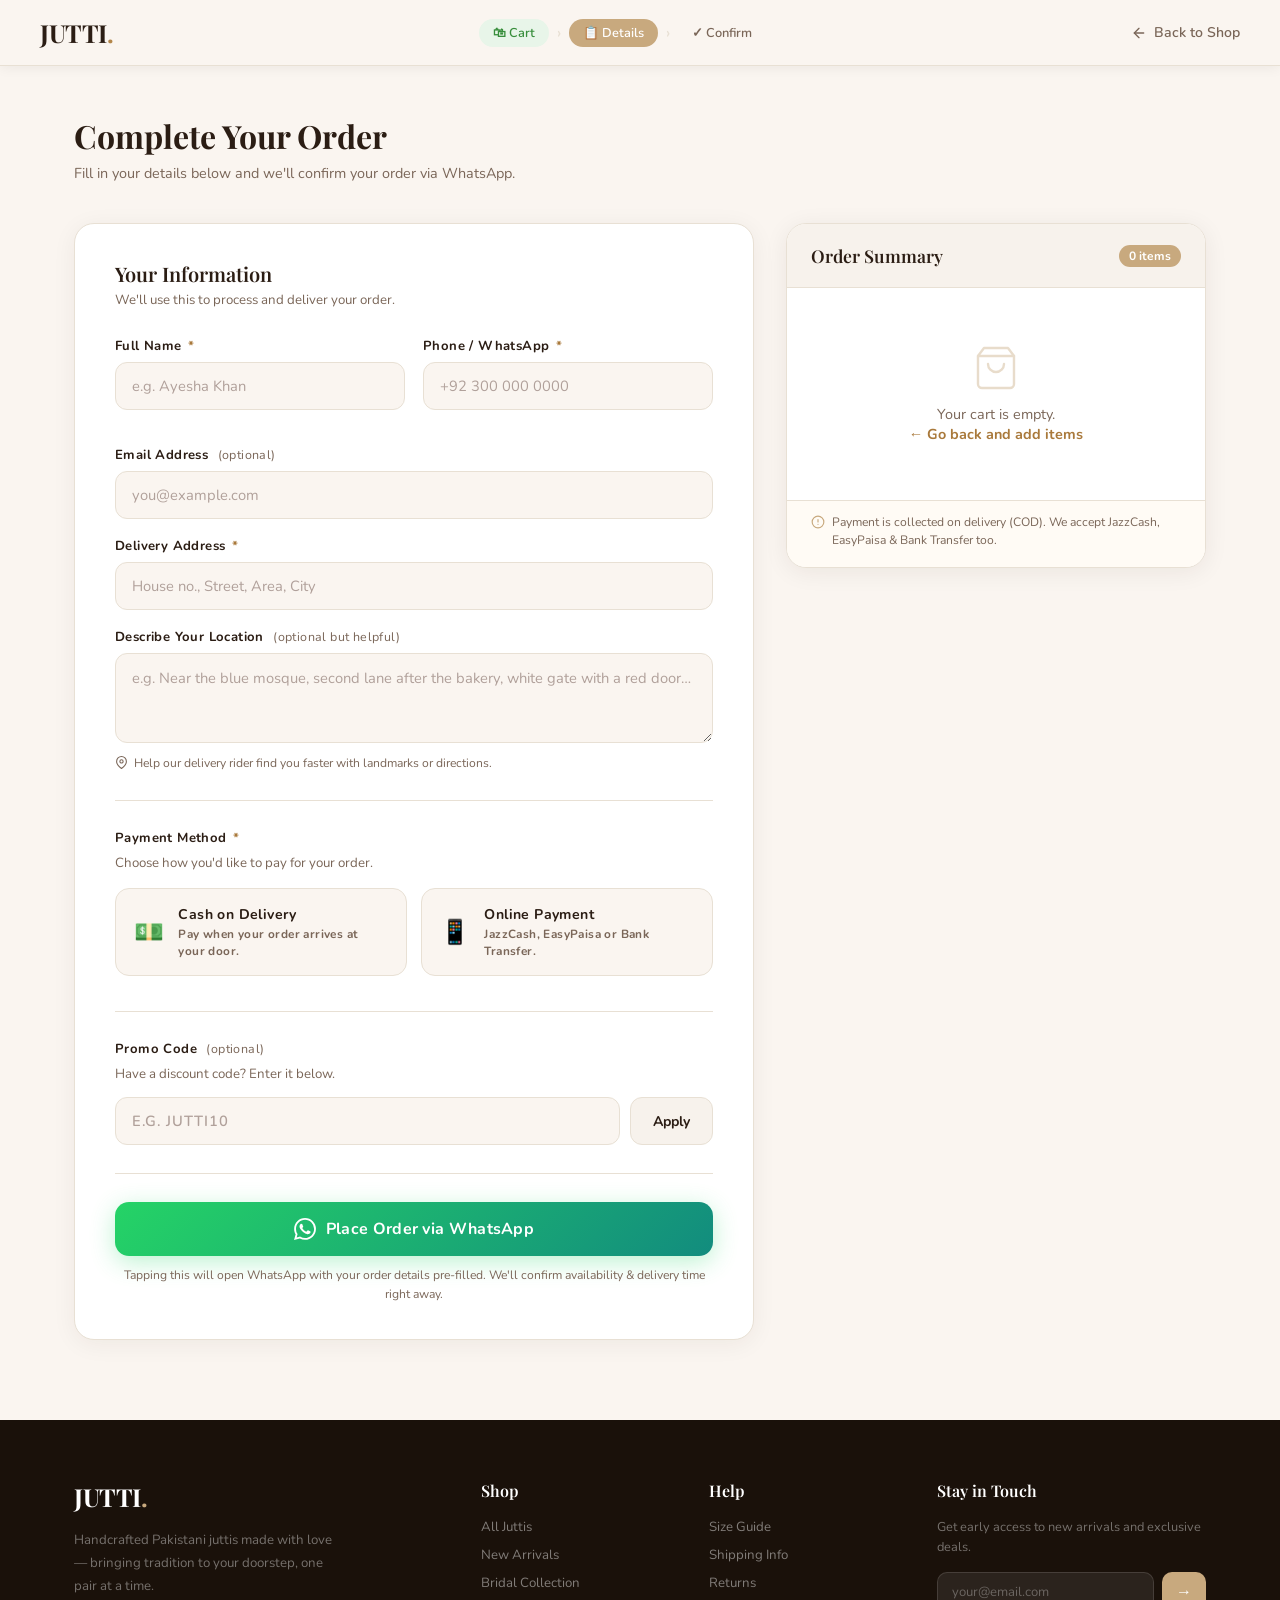
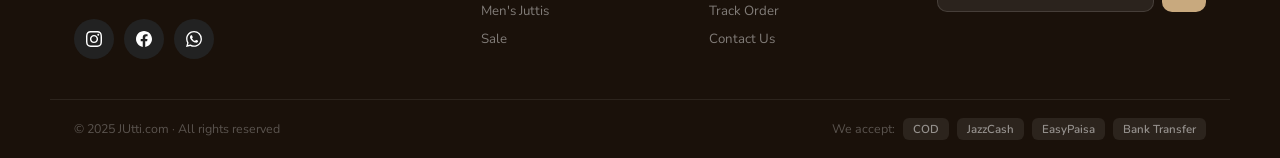
<file: checkout.html>
<!DOCTYPE html>
<html lang="en">
<head>
  <meta charset="UTF-8">
  <meta name="viewport" content="width=device-width, initial-scale=1.0">
  <title>Checkout – JUtti.com</title>
  <link href="css/checkout.css" rel="stylesheet">
  <link href="https://fonts.googleapis.com/css2?family=Playfair+Display:ital,wght@0,400;0,500;0,700;1,400&family=Nunito:wght@300;400;500;600;700&display=swap" rel="stylesheet"> 
<style>
/* ══ ORDER SUCCESS OVERLAY ══ */
.order-success-overlay {
  display: none;
  position: fixed;
  inset: 0;
  z-index: 9999;
  background: rgba(20, 10, 5, 0.55);
  backdrop-filter: blur(4px);
  -webkit-backdrop-filter: blur(4px);
  align-items: center;
  justify-content: center;
  padding: 20px;
  animation: overlayFadeIn 0.3s ease both;
}
.order-success-overlay.show {
  display: flex;
}
@keyframes overlayFadeIn {
  from { opacity: 0; }
  to   { opacity: 1; }
}

.order-success-card {
  background: #fff;
  border-radius: 20px;
  padding: 44px 36px 36px;
  max-width: 480px;
  width: 100%;
  text-align: center;
  box-shadow: 0 24px 60px rgba(0,0,0,0.18);
  animation: cardSlideUp 0.4s cubic-bezier(0.34,1.56,0.64,1) both;
  position: relative;
}
@keyframes cardSlideUp {
  from { opacity: 0; transform: translateY(40px) scale(0.95); }
  to   { opacity: 1; transform: translateY(0) scale(1); }
}

/* ── Tick SVG ── */
.success-tick-wrap {
  width: 88px;
  height: 88px;
  margin: 0 auto 24px;
  background: #e8f5e9;
  border-radius: 50%;
  display: flex;
  align-items: center;
  justify-content: center;
}
.success-tick-svg {
  width: 60px;
  height: 60px;
  overflow: visible;
}

/* Circle draw animation */
.tick-circle {
  stroke-dasharray: 226;
  stroke-dashoffset: 226;
  animation: drawCircle 0.55s ease 0.15s forwards;
}
@keyframes drawCircle {
  to { stroke-dashoffset: 0; }
}

/* Check draw animation */
.tick-check {
  stroke-dasharray: 60;
  stroke-dashoffset: 60;
  fill: none;
  animation: drawCheck 0.4s ease 0.65s forwards;
}
@keyframes drawCheck {
  to { stroke-dashoffset: 0; }
}

/* ── Text ── */
.success-heading {
  font-family: 'Playfair Display', serif;
  font-size: 1.45rem;
  font-weight: 700;
  color: #1b5e20;
  margin: 0 0 14px;
  line-height: 1.3;
}
.success-body {
  font-size: 0.88rem;
  color: #555;
  line-height: 1.75;
  margin: 0 0 10px;
}
.success-body strong { color: #2e7d32; }

/* ── Buttons ── */
.success-actions {
  display: flex;
  flex-direction: column;
  gap: 12px;
  margin-top: 28px;
}
.wa-send-btn {
  display: flex;
  align-items: center;
  justify-content: center;
  gap: 10px;
  background: #25d366;
  color: #fff;
  border: none;
  border-radius: 12px;
  padding: 15px 24px;
  font-size: 0.95rem;
  font-weight: 700;
  cursor: pointer;
  letter-spacing: 0.3px;
  transition: background 0.2s, transform 0.15s, box-shadow 0.2s;
  box-shadow: 0 4px 18px rgba(37, 211, 102, 0.35);
  -webkit-tap-highlight-color: transparent;
}
.wa-send-btn:hover { background: #1ebe5d; transform: translateY(-1px); box-shadow: 0 6px 22px rgba(37,211,102,0.45); }
.wa-send-btn:active { transform: translateY(0); }
.success-back-btn {
  background: none;
  border: 1.5px solid #ddd;
  border-radius: 12px;
  padding: 13px 24px;
  font-size: 0.88rem;
  color: #777;
  cursor: pointer;
  transition: border-color 0.2s, color 0.2s;
  -webkit-tap-highlight-color: transparent;
}
.success-back-btn:hover { border-color: #aaa; color: #333; }

@media (max-width: 480px) {
  .order-success-card { padding: 36px 22px 28px; }
  .success-heading { font-size: 1.25rem; }
}
</style>
</head>
<body>

<!-- ══ NAVBAR ══ -->
<header class="navbar">
  <a class="logo-text" href="index.html">JUTTI<span>.</span></a>
  <div class="nav-steps">
    <span class="step done">🛍 Cart</span>
    <span class="step-sep">›</span>
    <span class="step active">📋 Details</span>
    <span class="step-sep">›</span>
    <span class="step todo">✓ Confirm</span>
  </div>
  <a class="nav-back" href="index.html">
    <svg fill="none" stroke="currentColor" stroke-width="2" viewBox="0 0 24 24" stroke-linecap="round" stroke-linejoin="round">
      <line x1="19" y1="12" x2="5" y2="12"/><polyline points="12 19 5 12 12 5"/>
    </svg>
    Back to Shop
  </a>
</header>

<!-- ══ PAGE ══ -->
<div class="page-wrap">
  <p class="page-title">Complete Your Order</p>
  <p class="page-sub">Fill in your details below and we'll confirm your order via WhatsApp.</p>

  <div class="checkout-grid">

    <!-- ══ LEFT: ORDER FORM ══ -->
    <div class="form-panel">
      <p class="panel-title">Your Information</p>
      <p class="panel-sub">We'll use this to process and deliver your order.</p>

      <!-- Name + Phone -->
      <div class="form-row">
        <div class="form-field">
          <label>Full Name <span class="required">*</span></label>
          <input type="text" id="f-name" placeholder="e.g. Ayesha Khan" autocomplete="name">
          <p class="err-msg" id="err-name">Please enter your name.</p>
        </div>
        <div class="form-field">
          <label>Phone / WhatsApp <span class="required">*</span></label>
          <input type="tel" id="f-phone" placeholder="+92 300 000 0000" autocomplete="tel">
          <p class="err-msg" id="err-phone">Please enter a valid phone number.</p>
        </div>
      </div>

      <!-- Email -->
      <div class="form-field">
        <label>Email Address <span class="optional">(optional)</span></label>
        <input type="email" id="f-email" placeholder="you@example.com" autocomplete="email">
        <p class="err-msg" id="err-email">Please enter a valid email.</p>
      </div>

      <!-- Address -->
      <div class="form-field">
        <label>Delivery Address <span class="required">*</span></label>
        <input type="text" id="f-address" placeholder="House no., Street, Area, City" autocomplete="street-address">
        <p class="err-msg" id="err-address">Please enter your delivery address.</p>
      </div>

      <!-- Location Description -->
      <div class="form-field">
        <label>Describe Your Location <span class="optional">(optional but helpful)</span></label>
        <textarea id="f-location" placeholder="e.g. Near the blue mosque, second lane after the bakery, white gate with a red door…"></textarea>
        <p class="field-hint">
          <svg fill="none" stroke="currentColor" stroke-width="2" viewBox="0 0 24 24" stroke-linecap="round" stroke-linejoin="round">
            <path d="M21 10c0 7-9 13-9 13S3 17 3 10a9 9 0 0 1 18 0z"/><circle cx="12" cy="10" r="3"/>
          </svg>
          Help our delivery rider find you faster with landmarks or directions.
        </p>
      </div>

      <div class="divider"></div>

      <!-- PAYMENT METHOD -->
      <div class="form-section-title">Payment Method <span class="required">*</span></div>
      <p class="panel-sub" style="margin-bottom:16px;">Choose how you'd like to pay for your order.</p>
      <div class="payment-options">
        <label class="payment-card" id="pay-card-cod">
          <input type="radio" name="payment" value="cod" id="pay-cod">
          <div class="payment-card-inner">
            <span class="pay-icon">💵</span>
            <div class="pay-details">
              <p class="pay-title">Cash on Delivery</p>
              <p class="pay-desc">Pay when your order arrives at your door.</p>
            </div>
            <span class="pay-check">✓</span>
          </div>
        </label>
        <label class="payment-card" id="pay-card-online">
          <input type="radio" name="payment" value="online" id="pay-online">
          <div class="payment-card-inner">
            <span class="pay-icon">📱</span>
            <div class="pay-details">
              <p class="pay-title">Online Payment</p>
              <p class="pay-desc">JazzCash, EasyPaisa or Bank Transfer.</p>
            </div>
            <span class="pay-check">✓</span>
          </div>
        </label>
      </div>
      <p class="err-msg" id="err-payment">Please select a payment method.</p>

      <div class="divider"></div>

      <!-- PROMO CODE -->
      <div class="form-section-title">Promo Code <span class="optional">(optional)</span></div>
      <p class="panel-sub" style="margin-bottom:14px;">Have a discount code? Enter it below.</p>
      <div class="promo-row">
        <input type="text" id="f-promo" placeholder="e.g. JUTTI10" autocomplete="off" style="text-transform:uppercase;">
        <button type="button" class="promo-apply-btn" onclick="applyPromo()">Apply</button>
      </div>
      <p class="promo-msg" id="promo-msg"></p>

      <div class="divider"></div>

      <!-- SUBMIT → WhatsApp -->
      <button class="submit-btn" onclick="submitOrder()">
        <svg viewBox="0 0 24 24" fill="currentColor">
          <path d="M17.472 14.382c-.297-.149-1.758-.867-2.03-.967-.273-.099-.471-.148-.67.15-.197.297-.767.966-.94 1.164-.173.199-.347.223-.644.075-.297-.15-1.255-.463-2.39-1.475-.883-.788-1.48-1.761-1.653-2.059-.173-.297-.018-.458.13-.606.134-.133.298-.347.446-.52.149-.174.198-.298.298-.497.099-.198.05-.371-.025-.52-.075-.149-.669-1.612-.916-2.207-.242-.579-.487-.5-.669-.51-.173-.008-.371-.01-.57-.01-.198 0-.52.074-.792.372-.272.297-1.04 1.016-1.04 2.479 0 1.462 1.065 2.875 1.213 3.074.149.198 2.096 3.2 5.077 4.487.709.306 1.262.489 1.694.625.712.227 1.36.195 1.871.118.571-.085 1.758-.719 2.006-1.413.248-.694.248-1.289.173-1.413-.074-.124-.272-.198-.57-.347m-5.421 7.403h-.004a9.87 9.87 0 0 1-5.031-1.378l-.361-.214-3.741.982.998-3.648-.235-.374a9.86 9.86 0 0 1-1.51-5.26c.001-5.45 4.436-9.884 9.888-9.884 2.64 0 5.122 1.03 6.988 2.898a9.825 9.825 0 0 1 2.893 6.994c-.003 5.45-4.437 9.884-9.885 9.884m8.413-18.297A11.815 11.815 0 0 0 12.05 0C5.495 0 .16 5.335.157 11.892c0 2.096.547 4.142 1.588 5.945L.057 24l6.305-1.654a11.882 11.882 0 0 0 5.683 1.448h.005c6.554 0 11.89-5.335 11.893-11.893a11.821 11.821 0 0 0-3.48-8.413z"/>
        </svg>
        Place Order via WhatsApp
      </button>
      <p class="submit-note">
        Tapping this will open WhatsApp with your order details pre-filled.
        We'll confirm availability &amp; delivery time right away.
      </p>
    </div>

    <!-- ══ RIGHT: CART SUMMARY ══ -->
    <div class="cart-panel">
      <div class="cart-panel-head">
        <h3>Order Summary</h3>
        <span class="cart-count-badge" id="cart-count-badge">0 items</span>
      </div>

      <div class="cart-items-list" id="cart-items-list">
        <!-- filled by JS -->
      </div>

      <div class="cart-summary" id="cart-summary" style="display:none">
        <div class="summary-row">
          <span>Subtotal</span>
          <span id="summary-subtotal">Rs. 0</span>
        </div>
        <div class="summary-row" id="summary-discount-row" style="display:none;color:#388e3c;">
          <span id="summary-discount-label">Promo</span>
          <span id="summary-discount-val" style="font-weight:700">- Rs. 0</span>
        </div>
        <div class="summary-row" id="summary-delivery-row">
          <span>Delivery</span>
          <span id="summary-delivery-val" style="font-weight:600">Rs. 150</span>
        </div>
        <div class="summary-row total">
          <span>Total</span>
          <span id="summary-total">Rs. 0</span>
        </div>
      </div>

      <div class="cart-note">
        <svg fill="none" stroke="currentColor" stroke-width="2" viewBox="0 0 24 24" stroke-linecap="round" stroke-linejoin="round">
          <circle cx="12" cy="12" r="10"/><line x1="12" y1="8" x2="12" y2="12"/><line x1="12" y1="16" x2="12.01" y2="16"/>
        </svg>
        Payment is collected on delivery (COD). We accept JazzCash, EasyPaisa &amp; Bank Transfer too.
      </div>
    </div>

  </div><!-- /checkout-grid -->
</div><!-- /page-wrap -->

<div id="toast"></div>

<!-- ══ ORDER SUCCESS POPUP ══ -->
<div id="order-success-overlay" class="order-success-overlay" role="dialog" aria-modal="true" aria-labelledby="success-title">
  <div class="order-success-card">

    <!-- Tick animation -->
    <div class="success-tick-wrap">
      <svg class="success-tick-svg" viewBox="0 0 80 80" fill="none" xmlns="http://www.w3.org/2000/svg">
        <circle class="tick-circle" cx="40" cy="40" r="36" stroke="#2e7d32" stroke-width="4"/>
        <polyline class="tick-check" points="22,42 34,54 58,28" stroke="#2e7d32" stroke-width="5" stroke-linecap="round" stroke-linejoin="round"/>
      </svg>
    </div>

    <h2 class="success-heading" id="success-title">Thank You for Your Order!</h2>
    <p class="success-body">
      We truly appreciate your purchase and are grateful for your trust in us.
      Your order has been received successfully, and the next steps will be handled
      through WhatsApp for a smooth and quick process.
    </p>
    <p class="success-body">
      Simply click the <strong>"Confirm Order"</strong> button below to share your order
      details with us. Once we receive your message, we will confirm your order and assist
      you further with delivery and any additional information you may need.
    </p>

    <div class="success-actions">
      <button class="wa-send-btn" id="wa-send-btn">
        <svg width="22" height="22" viewBox="0 0 24 24" fill="currentColor">
          <path d="M17.472 14.382c-.297-.149-1.758-.867-2.03-.967-.273-.099-.471-.148-.67.15-.197.297-.767.966-.94 1.164-.173.199-.347.223-.644.075-.297-.15-1.255-.463-2.39-1.475-.883-.788-1.48-1.761-1.653-2.059-.173-.297-.018-.458.13-.606.134-.133.298-.347.446-.52.149-.174.198-.298.298-.497.099-.198.05-.371-.025-.52-.075-.149-.669-1.612-.916-2.207-.242-.579-.487-.5-.669-.51-.173-.008-.371-.01-.57-.01-.198 0-.52.074-.792.372-.272.297-1.04 1.016-1.04 2.479 0 1.462 1.065 2.875 1.213 3.074.149.198 2.096 3.2 5.077 4.487.709.306 1.262.489 1.694.625.712.227 1.36.195 1.871.118.571-.085 1.758-.719 2.006-1.413.248-.694.248-1.289.173-1.413-.074-.124-.272-.198-.57-.347z"/>
          <path d="M12.004 2C6.477 2 2 6.477 2 12.004c0 1.771.464 3.432 1.277 4.876L2 22l5.29-1.252A9.963 9.963 0 0 0 12.004 22C17.53 22 22 17.523 22 12.004 22 6.477 17.53 2 12.004 2zm0 18.195a8.17 8.17 0 0 1-4.167-1.138l-.299-.178-3.097.733.777-3.016-.196-.31A8.195 8.195 0 1 1 12.004 20.195z"/>
        </svg>
        Comfirm Order via WhatsApp
      </button>
      <button class="success-back-btn" onclick="window.location.href='index.html'">
        Continue Shopping
      </button>
    </div>
  </div>
</div>



<!-- ══ FOOTER ══ -->
<footer>
  <div class="footer-grid">
    <div class="footer-brand">
      <a class="footer-logo" href="index.html">JUTTI<span>.</span></a>
      <p>Handcrafted Pakistani juttis made with love — bringing tradition to your doorstep, one pair at a time.</p>
      <div class="social-row">
        <a class="social-btn insta" href="#" aria-label="Instagram">
          <svg width="16" height="16" fill="currentColor" viewBox="0 0 24 24"><path d="M12 2.163c3.204 0 3.584.012 4.85.07 3.252.148 4.771 1.691 4.919 4.919.058 1.265.069 1.645.069 4.849 0 3.205-.012 3.584-.069 4.849-.149 3.225-1.664 4.771-4.919 4.919-1.266.058-1.644.07-4.85.07-3.204 0-3.584-.012-4.849-.07-3.26-.149-4.771-1.699-4.919-4.92-.058-1.265-.07-1.644-.07-4.849 0-3.204.013-3.583.07-4.849.149-3.227 1.664-4.771 4.919-4.919 1.266-.057 1.645-.069 4.849-.069zm0-2.163c-3.259 0-3.667.014-4.947.072-4.358.2-6.78 2.618-6.98 6.98-.059 1.281-.073 1.689-.073 4.948 0 3.259.014 3.668.072 4.948.2 4.358 2.618 6.78 6.98 6.98 1.281.058 1.689.072 4.948.072 3.259 0 3.668-.014 4.948-.072 4.354-.2 6.782-2.618 6.979-6.98.059-1.28.073-1.689.073-4.948 0-3.259-.014-3.667-.072-4.947-.196-4.354-2.617-6.78-6.979-6.98-1.281-.059-1.69-.073-4.949-.073zm0 5.838c-3.403 0-6.162 2.759-6.162 6.162s2.759 6.163 6.162 6.163 6.162-2.759 6.162-6.163c0-3.403-2.759-6.162-6.162-6.162zm0 10.162c-2.209 0-4-1.79-4-4 0-2.209 1.791-4 4-4s4 1.791 4 4c0 2.21-1.791 4-4 4zm6.406-11.845c-.796 0-1.441.645-1.441 1.44s.645 1.44 1.441 1.44c.795 0 1.439-.645 1.439-1.44s-.644-1.44-1.439-1.44z"/></svg>
        </a>
        <a class="social-btn fb" href="#" aria-label="Facebook">
          <svg width="16" height="16" fill="currentColor" viewBox="0 0 24 24"><path d="M24 12.073c0-6.627-5.373-12-12-12s-12 5.373-12 12c0 5.99 4.388 10.954 10.125 11.854v-8.385H7.078v-3.47h3.047V9.43c0-3.007 1.792-4.669 4.533-4.669 1.312 0 2.686.235 2.686.235v2.953H15.83c-1.491 0-1.956.925-1.956 1.874v2.25h3.328l-.532 3.47h-2.796v8.385C19.612 23.027 24 18.062 24 12.073z"/></svg>
        </a>
        <a class="social-btn wa" href="#" aria-label="WhatsApp">
          <svg width="16" height="16" fill="currentColor" viewBox="0 0 24 24"><path d="M17.472 14.382c-.297-.149-1.758-.867-2.03-.967-.273-.099-.471-.148-.67.15-.197.297-.767.966-.94 1.164-.173.199-.347.223-.644.075-.297-.15-1.255-.463-2.39-1.475-.883-.788-1.48-1.761-1.653-2.059-.173-.297-.018-.458.13-.606.134-.133.298-.347.446-.52.149-.174.198-.298.298-.497.099-.198.05-.371-.025-.52-.075-.149-.669-1.612-.916-2.207-.242-.579-.487-.5-.669-.51-.173-.008-.371-.01-.57-.01-.198 0-.52.074-.792.372-.272.297-1.04 1.016-1.04 2.479 0 1.462 1.065 2.875 1.213 3.074.149.198 2.096 3.2 5.077 4.487.709.306 1.262.489 1.694.625.712.227 1.36.195 1.871.118.571-.085 1.758-.719 2.006-1.413.248-.694.248-1.289.173-1.413-.074-.124-.272-.198-.57-.347m-5.421 7.403h-.004a9.87 9.87 0 0 1-5.031-1.378l-.361-.214-3.741.982.998-3.648-.235-.374a9.86 9.86 0 0 1-1.51-5.26c.001-5.45 4.436-9.884 9.888-9.884 2.64 0 5.122 1.03 6.988 2.898a9.825 9.825 0 0 1 2.893 6.994c-.003 5.45-4.437 9.884-9.885 9.884m8.413-18.297A11.815 11.815 0 0 0 12.05 0C5.495 0 .16 5.335.157 11.892c0 2.096.547 4.142 1.588 5.945L.057 24l6.305-1.654a11.882 11.882 0 0 0 5.683 1.448h.005c6.554 0 11.89-5.335 11.893-11.893a11.821 11.821 0 0 0-3.48-8.413z"/></svg>
        </a>
      </div>
    </div>
    <div class="footer-col">
      <h4>Shop</h4>
      <ul class="footer-links">
        <li><a href="index.html">All Juttis</a></li>
        <li><a href="#">New Arrivals</a></li>
        <li><a href="#">Bridal Collection</a></li>
        <li><a href="#">Men's Juttis</a></li>
        <li><a href="#">Sale</a></li>
      </ul>
    </div>
    <div class="footer-col">
      <h4>Help</h4>
      <ul class="footer-links">
        <li><a href="#">Size Guide</a></li>
        <li><a href="#">Shipping Info</a></li>
        <li><a href="#">Returns</a></li>
        <li><a href="#">Track Order</a></li>
        <li><a href="#">Contact Us</a></li>
      </ul>
    </div>
    <div class="footer-col">
      <h4>Stay in Touch</h4>
      <p style="font-size:0.8rem;color:rgba(255,255,255,0.4);margin-bottom:14px;line-height:1.6;">Get early access to new arrivals and exclusive deals.</p>
      <div class="newsletter-form">
        <input type="email" placeholder="your@email.com">
        <button>→</button>
      </div>
    </div>
  </div>
  <div class="footer-bottom">
    <span>© 2025 JUtti.com · All rights reserved</span>
    <div class="footer-payments">
      <span>We accept:</span>
      <span class="pay-badge">COD</span>
      <span class="pay-badge">JazzCash</span>
      <span class="pay-badge">EasyPaisa</span>
      <span class="pay-badge">Bank Transfer</span>
    </div>
  </div>
</footer>


<script>
/* ════════════════════════════════════
   CHECKOUT PAGE — script
════════════════════════════════════ */

// ── YOUR WHATSAPP NUMBER ─────────────────────────────────────────
const WHATSAPP_NUMBER = "9779861093668";

// ── DELIVERY CHARGE ──────────────────────────────────────────────
const DELIVERY_CHARGE = 150;

// ── PROMO CODES ──────────────────────────────────────────────────
// type: "percent"  → discount % off subtotal
// type: "delivery" → makes delivery FREE
// Each code can only be used ONCE (tracked in localStorage)
const PROMO_CODES = {
  "JUTTI10":    { type: "percent",  value: 10,  label: "10% off"       },
  "SAVE15":     { type: "percent",  value: 15,  label: "15% off"       },
  "WELCOME20":  { type: "percent",  value: 20,  label: "20% off"       },
  "FREESHIP":   { type: "delivery", value: 0,   label: "Free Delivery" },
};
// ────────────────────────────────────────────────────────────────

let cart = [];
let appliedPromo = null; // { code, type, value, label }

try { cart = JSON.parse(localStorage.getItem('jutti_cart') || '[]'); }
catch(e) { cart = []; }

/* ── Get set of already-used promo codes from localStorage ── */
function getUsedCodes() {
  try { return new Set(JSON.parse(localStorage.getItem('jutti_used_promos') || '[]')); }
  catch(e) { return new Set(); }
}
function markCodeUsed(code) {
  const used = getUsedCodes();
  used.add(code);
  localStorage.setItem('jutti_used_promos', JSON.stringify([...used]));
}

/* ── Calculate totals ── */
function calcTotals() {
  const subtotal = cart.reduce((s, i) => s + i.numPrice * i.qty, 0);
  let discountAmt  = 0;
  let delivery     = DELIVERY_CHARGE;

  if (appliedPromo) {
    if (appliedPromo.type === 'percent') {
      discountAmt = Math.round(subtotal * appliedPromo.value / 100);
    } else if (appliedPromo.type === 'delivery') {
      delivery = 0;
    }
  }

  const total = subtotal - discountAmt + delivery;
  return { subtotal, discountAmt, delivery, total };
}

/* ── Update the summary panel numbers ── */
function updateSummaryTotals() {
  const { subtotal, discountAmt, delivery, total } = calcTotals();

  document.getElementById('summary-subtotal').textContent = `Rs. ${subtotal.toLocaleString()}`;
  document.getElementById('summary-total').textContent    = `Rs. ${total.toLocaleString()}`;

  // Delivery row
  const deliveryEl = document.getElementById('summary-delivery-val');
  if (delivery === 0) {
    deliveryEl.textContent = 'FREE';
    deliveryEl.style.color = '#388e3c';
  } else {
    deliveryEl.textContent = `Rs. ${delivery.toLocaleString()}`;
    deliveryEl.style.color = '';
  }

  // Discount row
  const discountRow = document.getElementById('summary-discount-row');
  if (appliedPromo && discountAmt > 0) {
    document.getElementById('summary-discount-label').textContent = `Promo (${appliedPromo.code})`;
    document.getElementById('summary-discount-val').textContent   = `- Rs. ${discountAmt.toLocaleString()}`;
    discountRow.style.display = 'flex';
  } else if (appliedPromo && appliedPromo.type === 'delivery') {
    document.getElementById('summary-discount-label').textContent = `Promo (${appliedPromo.code})`;
    document.getElementById('summary-discount-val').textContent   = 'Free Delivery';
    discountRow.style.display = 'flex';
  } else {
    discountRow.style.display = 'none';
  }
}

/* ── Render cart items list ── */
function renderCartPanel() {
  const listEl    = document.getElementById('cart-items-list');
  const summaryEl = document.getElementById('cart-summary');
  const badgeEl   = document.getElementById('cart-count-badge');
  const totalQty  = cart.reduce((s, i) => s + i.qty, 0);

  badgeEl.textContent = `${totalQty} item${totalQty !== 1 ? 's' : ''}`;

  if (cart.length === 0) {
    listEl.innerHTML = `
      <div class="cart-empty-msg">
        <svg width="48" height="48" fill="none" stroke="#c8a97e" stroke-width="1.2" viewBox="0 0 24 24" stroke-linecap="round" stroke-linejoin="round">
          <path d="M6 2 3 6v14a2 2 0 0 0 2 2h14a2 2 0 0 0 2-2V6l-3-4z"/>
          <line x1="3" y1="6" x2="21" y2="6"/>
          <path d="M16 10a4 4 0 0 1-8 0"/>
        </svg>
        Your cart is empty.<br>
        <a href="index.html" style="color:#a9793b;font-weight:700;text-decoration:none;">← Go back and add items</a>
      </div>`;
    summaryEl.style.display = 'none';
    return;
  }

  listEl.innerHTML = cart.map(item => `
    <div class="cart-item">
      <div class="ci-icon">👟</div>
      <div class="ci-details">
        <p class="ci-name">${item.name}</p>
        <p class="ci-meta">Size ${item.size} &nbsp;·&nbsp; ${item.price}</p>
      </div>
      <span class="ci-qty">× ${item.qty}</span>
      <div class="ci-price">Rs. ${(item.numPrice * item.qty).toLocaleString()}</div>
    </div>
  `).join('');

  summaryEl.style.display = 'block';
  updateSummaryTotals();
}

/* ── Apply promo code ── */
function applyPromo() {
  const inputEl = document.getElementById('f-promo');
  const msgEl   = document.getElementById('promo-msg');
  const code    = inputEl.value.trim().toUpperCase();

  if (!code) {
    msgEl.textContent = 'Please enter a promo code.';
    msgEl.className = 'promo-msg show fail';
    return;
  }

  const promo = PROMO_CODES[code];

  if (!promo) {
    appliedPromo = null;
    msgEl.textContent = '❌ Invalid promo code. Please try again.';
    msgEl.className = 'promo-msg show fail';
    inputEl.classList.add('error');
    return;
  }

  // One-time use check
  if (getUsedCodes().has(code)) {
    appliedPromo = null;
    msgEl.textContent = '⚠️ This code has already been used.';
    msgEl.className = 'promo-msg show fail';
    inputEl.classList.add('error');
    return;
  }

  // Valid and unused — apply it
  appliedPromo = { code, ...promo };
  inputEl.disabled = true;
  inputEl.style.color = '#388e3c';
  inputEl.style.fontWeight = '700';
  const applyBtn = document.querySelector('.promo-apply-btn');
  applyBtn.textContent = '✓ Applied';
  applyBtn.disabled = true;
  applyBtn.style.background = '#e8f5e9';
  applyBtn.style.color = '#388e3c';
  applyBtn.style.borderColor = '#a5d6a7';

  msgEl.textContent = `🎉 "${code}" applied — ${promo.label}!`;
  msgEl.className = 'promo-msg show success';

  updateSummaryTotals();
}

/* ── Validate form ── */
function validateForm() {
  let valid = true;

  const fields = [
    { id: 'f-name',    err: 'err-name',    check: v => v.trim().length >= 2 },
    { id: 'f-phone',   err: 'err-phone',   check: v => /^[+\d\s\-()]{7,}$/.test(v.trim()) },
    { id: 'f-address', err: 'err-address', check: v => v.trim().length >= 5 },
  ];

  const emailVal = document.getElementById('f-email').value.trim();
  if (emailVal && !/^[^\s@]+@[^\s@]+\.[^\s@]+$/.test(emailVal)) {
    document.getElementById('f-email').classList.add('error');
    document.getElementById('err-email').classList.add('show');
    valid = false;
  } else {
    document.getElementById('f-email').classList.remove('error');
    document.getElementById('err-email').classList.remove('show');
  }

  fields.forEach(({ id, err, check }) => {
    const el  = document.getElementById(id);
    const msg = document.getElementById(err);
    if (!check(el.value)) {
      el.classList.add('error');
      msg.classList.add('show');
      valid = false;
    } else {
      el.classList.remove('error');
      msg.classList.remove('show');
    }
  });

  const paymentSelected = document.querySelector('input[name="payment"]:checked');
  const paymentErr      = document.getElementById('err-payment');
  const paymentOptions  = document.querySelector('.payment-options');
  if (!paymentSelected) {
    paymentErr.classList.add('show');
    paymentOptions.classList.add('error-highlight');
    valid = false;
  } else {
    paymentErr.classList.remove('show');
    paymentOptions.classList.remove('error-highlight');
  }

  return valid;
}

/* ── Build WhatsApp message ── */
function buildWhatsAppMessage() {
  const name     = document.getElementById('f-name').value.trim();
  const phone    = document.getElementById('f-phone').value.trim();
  const email    = document.getElementById('f-email').value.trim();
  const address  = document.getElementById('f-address').value.trim();
  const location = document.getElementById('f-location').value.trim();
  const payment  = document.querySelector('input[name="payment"]:checked').value;
  const payLabel = payment === 'cod' ? 'Cash on Delivery (COD)' : 'Online Payment (JazzCash / EasyPaisa / Bank)';

  const totalQty = cart.reduce((s, i) => s + i.qty, 0);
  const { subtotal, discountAmt, delivery, total } = calcTotals();

  const itemLines = cart.map(item =>
    `  • ${item.name} | Size ${item.size} | ${item.price} × ${item.qty} = Rs. ${(item.numPrice * item.qty).toLocaleString()}`
  ).join('\n');

  let msg = `🛍 *New Order – JUtti.com*\n`;
  msg += `━━━━━━━━━━━━━━━━━━━━━━\n\n`;
  msg += `👤 *Customer Details*\n`;
  msg += `Name    : ${name}\n`;
  msg += `Phone   : ${phone}\n`;
  if (email) msg += `Email   : ${email}\n`;
  msg += `Address : ${address}\n`;
  if (location) msg += `Location: ${location}\n`;
  msg += `\n`;
  msg += `📦 *Order Items (${totalQty} item${totalQty !== 1 ? 's' : ''})*\n`;
  msg += `${itemLines}\n\n`;
  msg += `💰 Subtotal  : Rs. ${subtotal.toLocaleString()}\n`;
  if (appliedPromo && discountAmt > 0)
    msg += `🏷 Promo (${appliedPromo.code}): - Rs. ${discountAmt.toLocaleString()}\n`;
  if (appliedPromo && appliedPromo.type === 'delivery')
    msg += `🏷 Promo (${appliedPromo.code}): Free Delivery\n`;
  msg += `🚚 Delivery  : ${delivery === 0 ? 'FREE' : 'Rs. ' + delivery.toLocaleString()}\n`;
  msg += `💰 *Total    : Rs. ${total.toLocaleString()}*\n`;
  msg += `💳 Payment   : ${payLabel}\n\n`;
  msg += `_Please confirm availability & delivery time. Thank you!_`;

  return msg;
}

/* ── Submit order ── */
function submitOrder() {
  if (cart.length === 0) {
    showToast('Your cart is empty! Add items first.');
    return;
  }
  if (!validateForm()) {
    showToast('Please fill in the required fields.');
    const firstErr = document.querySelector('input.error, textarea.error');
    if (firstErr) firstErr.scrollIntoView({ behavior: 'smooth', block: 'center' });
    return;
  }

  // Mark promo as used ONLY at order submission
  if (appliedPromo) markCodeUsed(appliedPromo.code);

  const msg     = buildWhatsAppMessage();
  const encoded = encodeURIComponent(msg);
  const waUrl   = `https://wa.me/${WHATSAPP_NUMBER}?text=${encoded}`;

  // Clear cart immediately after order is placed
  cart = [];
  try { localStorage.removeItem('jutti_cart'); } catch(e) {}
  renderCartPanel();

  // Show success popup; wire the WhatsApp button
  const overlay = document.getElementById('order-success-overlay');
  const waBtn   = document.getElementById('wa-send-btn');
  overlay.classList.add('show');
  waBtn.onclick = () => window.open(waUrl, '_blank');
}

/* ── Toast ── */
function showToast(msg) {
  const t = document.getElementById('toast');
  t.textContent = msg;
  t.classList.add('show');
  clearTimeout(t._timer);
  t._timer = setTimeout(() => t.classList.remove('show'), 2800);
}

/* ── Init ── */
document.addEventListener('DOMContentLoaded', () => {
  renderCartPanel();

  ['f-name','f-phone','f-email','f-address','f-location'].forEach(id => {
    const el = document.getElementById(id);
    el.addEventListener('input', () => {
      el.classList.remove('error');
      const errEl = document.getElementById('err-' + id.replace('f-', ''));
      if (errEl) errEl.classList.remove('show');
    });
  });

  document.querySelectorAll('input[name="payment"]').forEach(radio => {
    radio.addEventListener('change', () => {
      document.getElementById('err-payment').classList.remove('show');
      document.querySelector('.payment-options').classList.remove('error-highlight');
    });
  });

  document.getElementById('f-promo').addEventListener('input', function() {
    if (this.disabled) return;
    this.classList.remove('error');
    this.value = this.value.toUpperCase();
    document.getElementById('promo-msg').className = 'promo-msg';
  });

  // Allow pressing Enter in promo field to apply
  document.getElementById('f-promo').addEventListener('keydown', function(e) {
    if (e.key === 'Enter') { e.preventDefault(); applyPromo(); }
  });
});
</script>
</body>
</html>
</file>
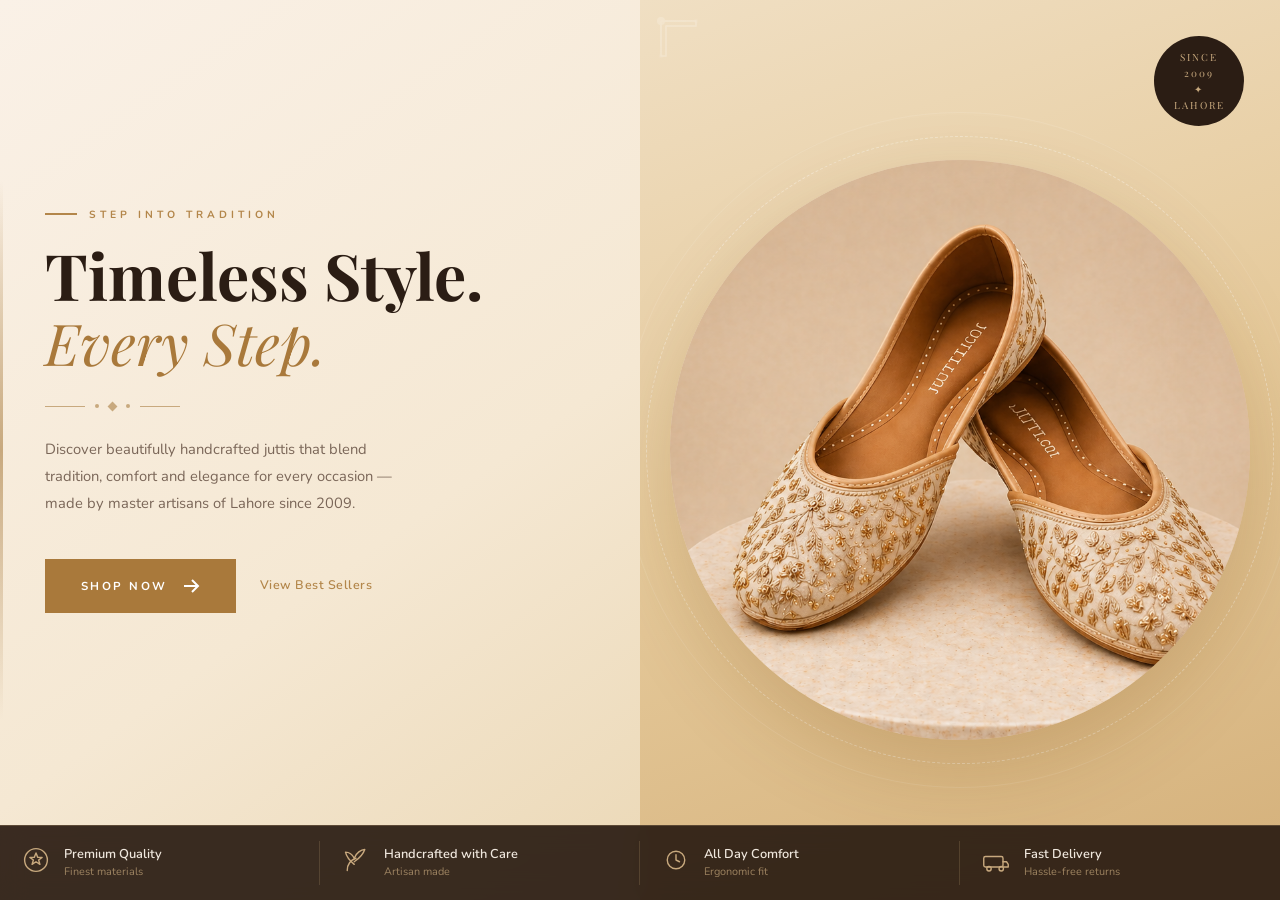
<file: Untitled-1.html>
<!DOCTYPE html>
<html lang="en">
<head>
  <meta charset="UTF-8">
  <meta name="viewport" content="width=device-width, initial-scale=1.0">
  <title>JUtti.com – Hero Section Preview</title>
  <link href="https://fonts.googleapis.com/css2?family=Playfair+Display:ital,wght@0,400;0,500;0,700;1,400;1,700&family=Nunito:wght@300;400;500;600&display=swap" rel="stylesheet">

  <style>
    /* ── ROOT & RESET ── */
    *, *::before, *::after { box-sizing: border-box; margin: 0; padding: 0; }
    :root {
      --gold:      #c8a97e;
      --gold-dark: #a9793b;
      --gold-deep: #cd9932;
      --cream:     #faf5f0;
      --cream-2:   #f7f2ec;
      --cream-3:   #faf1e7;
      --warm:      #fbf3ed;
      --text:      #2b1d14;
      --muted:     #7a6658;
      --border:    #e8e0d4;
      --accent:    #b3864a;
    }
    html { scroll-behavior: smooth; }
    body {
      font-family: 'Nunito', sans-serif;
      background: var(--cream);
      color: var(--text);
      overflow-x: hidden;
    }

    /* ══════════════════════════════════════
       HERO SECTION — Modern-Traditional
    ══════════════════════════════════════ */
    .hero {
      position: relative;
      min-height: 100vh;
      display: grid;
      grid-template-columns: 1fr 1fr;
      overflow: hidden;
      background: #faf1e7;
    }

    /* ── Decorative SVG mandala / pattern overlay ── */
    .hero-pattern {
      position: absolute;
      inset: 0;
      pointer-events: none;
      z-index: 0;
      overflow: hidden;
    }
    .hero-pattern svg {
      position: absolute;
      right: -60px;
      top: 50%;
      transform: translateY(-50%);
      width: min(680px, 56vw);
      height: auto;
      opacity: 0.08;
    }

    /* ── Left half: warm earthy gradient ── */
    .hero-left {
      position: relative;
      z-index: 2;
      display: flex;
      flex-direction: column;
      justify-content: center;
      padding: 80px 56px 160px 7%;
      background: linear-gradient(145deg, #faf1e7 0%, #f5e8d3 60%, #ebd8b6 100%);
    }

    /* Vertical rule accent */
    .hero-left::before {
      content: '';
      position: absolute;
      left: 0; top: 20%; bottom: 20%;
      width: 3px;
      background: linear-gradient(to bottom, transparent, var(--gold), transparent);
      border-radius: 2px;
    }

    /* ── Eyebrow / badge ── */
    .eyebrow-wrap {
      display: flex;
      align-items: center;
      gap: 12px;
      margin-bottom: 20px;
      animation: fadeUp 0.7s ease both;
    }
    .eyebrow-line {
      width: 32px;
      height: 1.5px;
      background: var(--accent);
    }
    .eyebrow {
      font-size: 0.65rem;
      font-weight: 700;
      letter-spacing: 4px;
      text-transform: uppercase;
      color: var(--accent);
    }

    /* ── Headline ── */
    .hero-title {
      font-family: 'Playfair Display', serif;
      font-size: clamp(3rem, 5vw, 5rem);
      line-height: 1.03;
      font-weight: 700;
      color: var(--text);
      margin-bottom: 4px;
      animation: fadeUp 0.8s 0.1s ease both;
    }
    .hero-title-accent {
      font-family: 'Playfair Display', serif;
      font-size: clamp(2.6rem, 4.5vw, 4.5rem);
      line-height: 1.1;
      font-weight: 400;
      font-style: italic;
      color: var(--gold-dark);
      display: block;
      margin-bottom: 28px;
      animation: fadeUp 0.8s 0.18s ease both;
    }

    /* ── Traditional motif divider ── */
    .motif-divider {
      display: flex;
      align-items: center;
      gap: 10px;
      margin-bottom: 26px;
      animation: fadeUp 0.8s 0.25s ease both;
    }
    .motif-line { flex: 0 0 40px; height: 1px; background: var(--gold); }
    .motif-diamond {
      width: 7px; height: 7px;
      background: var(--gold);
      transform: rotate(45deg);
      flex-shrink: 0;
    }
    .motif-dot { width: 4px; height: 4px; background: var(--gold); border-radius: 50%; flex-shrink: 0; }

    /* ── Description ── */
    .hero-desc {
      font-size: 0.92rem;
      line-height: 1.85;
      color: var(--muted);
      max-width: 370px;
      margin-bottom: 42px;
      animation: fadeUp 0.8s 0.3s ease both;
    }

    /* ── CTA Row ── */
    .cta-row {
      display: flex;
      align-items: center;
      gap: 24px;
      flex-wrap: wrap;
      animation: fadeUp 0.8s 0.38s ease both;
    }
    .cta-btn {
      display: inline-flex;
      align-items: center;
      gap: 14px;
      background: var(--gold-dark);
      color: #fff;
      text-decoration: none;
      font-size: 0.72rem;
      font-weight: 700;
      letter-spacing: 2.5px;
      text-transform: uppercase;
      padding: 18px 36px;
      border: none;
      cursor: pointer;
      transition: background 0.25s, gap 0.25s, box-shadow 0.25s;
      position: relative;
      overflow: hidden;
    }
    .cta-btn::before {
      content: '';
      position: absolute;
      inset: 0;
      background: linear-gradient(120deg, transparent 30%, rgba(255,255,255,0.12) 50%, transparent 70%);
      transform: translateX(-100%);
      transition: transform 0.5s;
    }
    .cta-btn:hover::before { transform: translateX(100%); }
    .cta-btn:hover { background: var(--gold-deep); gap: 20px; box-shadow: 0 8px 24px rgba(169,121,59,0.35); }
    .cta-arrow {
      width: 18px; height: 18px;
      stroke: #fff; stroke-width: 2; fill: none;
      transition: transform 0.25s;
    }
    .cta-btn:hover .cta-arrow { transform: translateX(4px); }

    .cta-ghost {
      font-size: 0.78rem;
      font-weight: 600;
      color: var(--accent);
      text-decoration: none;
      letter-spacing: 0.5px;
      border-bottom: 1.5px solid transparent;
      transition: border-color 0.2s;
      padding-bottom: 2px;
    }
    .cta-ghost:hover { border-color: var(--accent); }

    /* ── Right: Visual panel ── */
    .hero-right {
      position: relative;
      z-index: 2;
      display: flex;
      align-items: center;
      justify-content: center;
      background: linear-gradient(160deg, #f0dfc3 0%, #e5c99a 50%, #d4b07a 100%);
      overflow: hidden;
    }

    /* Large decorative circle */
    .hero-circle {
      position: absolute;
      width: clamp(380px, 50vw, 580px);
      height: clamp(380px, 50vw, 580px);
      border-radius: 50%;
      background: radial-gradient(circle at 38% 32%, #f7e8d0, #c9a06a);
      box-shadow:
        inset 0 20px 60px rgba(255,255,255,0.35),
        0 30px 80px rgba(120,70,10,0.2);
      overflow: hidden;
      display: flex;
      align-items: center;
      justify-content: center;
    }

    .hero-shoe-img {
      width: 118%;
      height: 118%;
      object-fit: cover;
      object-position: center 22%;
      transform: translateX(-35px);
      filter: drop-shadow(0 28px 36px rgba(0,0,0,0.22));
    }

    /* Spinning ring decoration */
    .hero-ring {
      position: absolute;
      border-radius: 50%;
      border: 1.5px dashed rgba(255,255,255,0.35);
      animation: slowSpin 28s linear infinite;
    }
    .hero-ring-1 {
      width: calc(clamp(380px, 50vw, 580px) + 48px);
      height: calc(clamp(380px, 50vw, 580px) + 48px);
    }
    .hero-ring-2 {
      width: calc(clamp(380px, 50vw, 580px) + 96px);
      height: calc(clamp(380px, 50vw, 580px) + 96px);
      animation-direction: reverse;
      animation-duration: 42s;
      border-style: solid;
      border-color: rgba(255,255,255,0.1);
    }

    /* Corner traditional corner ornament */
    .corner-ornament {
      position: absolute;
      width: 90px; height: 90px;
      opacity: 0.22;
    }
    .corner-ornament.tl { top: 16px; left: 16px; transform: none; }
    .corner-ornament.br { bottom: 16px; right: 16px; transform: rotate(180deg); }

    /* ── Floating badge ── */
    .hero-badge {
      position: absolute;
      top: 36px;
      right: 36px;
      width: 90px;
      height: 90px;
      display: flex;
      flex-direction: column;
      align-items: center;
      justify-content: center;
      border-radius: 50%;
      background: var(--text);
      color: var(--gold);
      text-align: center;
      animation: slowSpin 20s linear infinite;
      z-index: 5;
    }
    .hero-badge-inner {
      font-family: 'Playfair Display', serif;
      font-size: 0.62rem;
      letter-spacing: 2px;
      text-transform: uppercase;
      line-height: 1.6;
    }

    /* ── Scroll cue ── */
    .scroll-cue {
      position: absolute;
      bottom: 28px;
      left: 50%;
      transform: translateX(-50%);
      display: flex;
      flex-direction: column;
      align-items: center;
      gap: 6px;
      opacity: 0.5;
      z-index: 6;
      animation: fadeUp 1s 0.7s ease both;
    }
    .scroll-cue span {
      font-size: 0.58rem;
      letter-spacing: 3px;
      text-transform: uppercase;
      color: var(--text);
    }
    .scroll-cue svg { animation: scrollBob 1.8s ease-in-out infinite; }

    /* ══════════════════════════════════════
       TRUST BAR — modern 4-panel strip
    ══════════════════════════════════════ */
    .trust-bar {
      position: absolute;
      bottom: 0;
      left: 0;
      right: 0;
      z-index: 10;
      grid-column: 1 / -1;
      display: grid;
      grid-template-columns: repeat(4, 1fr);
      background: rgba(42, 28, 18, 0.92);
      backdrop-filter: blur(12px);
      -webkit-backdrop-filter: blur(12px);
      border-top: 1px solid rgba(200, 169, 126, 0.25);
    }
    .trust-item {
      display: flex;
      align-items: center;
      gap: 14px;
      padding: 20px 22px;
      position: relative;
      transition: background 0.2s;
    }
    .trust-item:hover { background: rgba(200,169,126,0.08); }
    .trust-item:not(:last-child)::after {
      content: '';
      position: absolute;
      right: 0; top: 20%; height: 60%;
      width: 1px;
      background: rgba(200,169,126,0.2);
    }
    .trust-icon { color: var(--gold); flex-shrink: 0; }
    .trust-label {
      font-size: 0.8rem;
      font-weight: 600;
      color: #f0e8de;
      line-height: 1.4;
    }
    .trust-label span {
      display: block;
      font-size: 0.68rem;
      font-weight: 400;
      color: rgba(200, 169, 126, 0.7);
    }

    /* ══════════════════════════════════════
       ANIMATIONS
    ══════════════════════════════════════ */
    @keyframes fadeUp {
      from { opacity: 0; transform: translateY(22px); }
      to   { opacity: 1; transform: none; }
    }
    @keyframes slowSpin {
      from { transform: rotate(0deg); }
      to   { transform: rotate(360deg); }
    }
    @keyframes scrollBob {
      0%, 100% { transform: translateY(0); }
      50%       { transform: translateY(5px); }
    }

    /* ══════════════════════════════════════
       RESPONSIVE
    ══════════════════════════════════════ */

    /* ── Tablet ── */
    @media (max-width: 900px) {
      .hero {
        grid-template-columns: 1fr;
        min-height: 100svh;
      }

      .hero-right {
        display: none; /* hidden on smaller tablets, show image via circle below */
      }

      .hero-left {
        padding: 100px 7% 180px;
        min-height: 100svh;
        background:
          linear-gradient(160deg, #faf1e7 0%, #f0dfc5 55%, #e5cea4 100%);
        justify-content: flex-start;
      }

      /* Show a decorative circle with shoe on left panel itself for tablet */
      .hero-left::after {
        content: '';
        position: absolute;
        right: -120px;
        bottom: 80px;
        width: 340px;
        height: 340px;
        border-radius: 50%;
        background: radial-gradient(circle at 40% 30%, #f5e5cc, #d4b47a);
        z-index: 0;
        opacity: 0.55;
      }

      .hero-left > * { position: relative; z-index: 1; }

      .hero-title { font-size: clamp(2.6rem, 9vw, 3.8rem); }
      .hero-title-accent { font-size: clamp(2.2rem, 8vw, 3.4rem); }

      .trust-bar {
        grid-template-columns: 1fr 1fr;
      }
      .trust-item:nth-child(2)::after { display: none; }
      .trust-item:nth-child(1),
      .trust-item:nth-child(2) {
        border-bottom: 1px solid rgba(200,169,126,0.2);
      }
    }

    /* ── Mobile ── */
    @media (max-width: 600px) {
      .hero-left {
        padding: 80px 6% 200px;
      }

      .hero-left::before { display: none; }

      .eyebrow-wrap { margin-bottom: 16px; }
      .hero-title { font-size: clamp(2.2rem, 11vw, 3rem); }
      .hero-title-accent { font-size: clamp(2rem, 10vw, 2.8rem); margin-bottom: 22px; }
      .hero-desc { font-size: 0.86rem; margin-bottom: 32px; max-width: 100%; }

      .cta-row { flex-direction: column; align-items: flex-start; gap: 16px; }
      .cta-btn { padding: 16px 28px; font-size: 0.68rem; }

      .trust-bar {
        grid-template-columns: 1fr 1fr;
      }

      .trust-item { padding: 14px 12px; gap: 10px; }
      .trust-label { font-size: 0.72rem; }
      .trust-label span { font-size: 0.62rem; }

      .trust-item:nth-child(2)::after { display: none; }
      .trust-item:nth-child(1),
      .trust-item:nth-child(2) {
        border-bottom: 1px solid rgba(200,169,126,0.2);
      }
    }

    /* ── Very small ── */
    @media (max-width: 380px) {
      .hero-left { padding: 70px 5% 190px; }
      .hero-title { font-size: 2rem; }
      .hero-title-accent { font-size: 1.8rem; }
      .trust-bar { grid-template-columns: 1fr; }
      .trust-item::after { display: none !important; }
      .trust-item:nth-child(1),
      .trust-item:nth-child(2) { border-bottom: 1px solid rgba(200,169,126,0.2); }
    }
  </style>
</head>
<body>

<!-- ══════════════════════════════════════
     HERO
══════════════════════════════════════ -->
<section class="hero" id="hero">

  <!-- Background pattern overlay -->
  <div class="hero-pattern" aria-hidden="true">
    <!-- Large mandala-style traditional pattern (SVG inline) -->
    <svg viewBox="0 0 400 400" fill="none" xmlns="http://www.w3.org/2000/svg">
      <!-- Concentric rings -->
      <circle cx="200" cy="200" r="190" stroke="#a9793b" stroke-width="0.8"/>
      <circle cx="200" cy="200" r="170" stroke="#a9793b" stroke-width="0.4"/>
      <circle cx="200" cy="200" r="140" stroke="#a9793b" stroke-width="0.8"/>
      <circle cx="200" cy="200" r="110" stroke="#a9793b" stroke-width="0.4"/>
      <circle cx="200" cy="200" r="80"  stroke="#a9793b" stroke-width="0.8"/>
      <circle cx="200" cy="200" r="50"  stroke="#a9793b" stroke-width="0.4"/>

      <!-- Petal flower - 12 petals -->
      <g transform="translate(200,200)">
        <!-- Petals at each 30° -->
        <ellipse cx="0" cy="-120" rx="12" ry="28" fill="#a9793b" opacity="0.5" transform="rotate(0)"/>
        <ellipse cx="0" cy="-120" rx="12" ry="28" fill="#a9793b" opacity="0.5" transform="rotate(30)"/>
        <ellipse cx="0" cy="-120" rx="12" ry="28" fill="#a9793b" opacity="0.5" transform="rotate(60)"/>
        <ellipse cx="0" cy="-120" rx="12" ry="28" fill="#a9793b" opacity="0.5" transform="rotate(90)"/>
        <ellipse cx="0" cy="-120" rx="12" ry="28" fill="#a9793b" opacity="0.5" transform="rotate(120)"/>
        <ellipse cx="0" cy="-120" rx="12" ry="28" fill="#a9793b" opacity="0.5" transform="rotate(150)"/>
        <ellipse cx="0" cy="-120" rx="12" ry="28" fill="#a9793b" opacity="0.5" transform="rotate(180)"/>
        <ellipse cx="0" cy="-120" rx="12" ry="28" fill="#a9793b" opacity="0.5" transform="rotate(210)"/>
        <ellipse cx="0" cy="-120" rx="12" ry="28" fill="#a9793b" opacity="0.5" transform="rotate(240)"/>
        <ellipse cx="0" cy="-120" rx="12" ry="28" fill="#a9793b" opacity="0.5" transform="rotate(270)"/>
        <ellipse cx="0" cy="-120" rx="12" ry="28" fill="#a9793b" opacity="0.5" transform="rotate(300)"/>
        <ellipse cx="0" cy="-120" rx="12" ry="28" fill="#a9793b" opacity="0.5" transform="rotate(330)"/>
        <!-- Inner petals -->
        <ellipse cx="0" cy="-70" rx="8" ry="18" fill="#a9793b" opacity="0.6" transform="rotate(15)"/>
        <ellipse cx="0" cy="-70" rx="8" ry="18" fill="#a9793b" opacity="0.6" transform="rotate(45)"/>
        <ellipse cx="0" cy="-70" rx="8" ry="18" fill="#a9793b" opacity="0.6" transform="rotate(75)"/>
        <ellipse cx="0" cy="-70" rx="8" ry="18" fill="#a9793b" opacity="0.6" transform="rotate(105)"/>
        <ellipse cx="0" cy="-70" rx="8" ry="18" fill="#a9793b" opacity="0.6" transform="rotate(135)"/>
        <ellipse cx="0" cy="-70" rx="8" ry="18" fill="#a9793b" opacity="0.6" transform="rotate(165)"/>
        <ellipse cx="0" cy="-70" rx="8" ry="18" fill="#a9793b" opacity="0.6" transform="rotate(195)"/>
        <ellipse cx="0" cy="-70" rx="8" ry="18" fill="#a9793b" opacity="0.6" transform="rotate(225)"/>
        <ellipse cx="0" cy="-70" rx="8" ry="18" fill="#a9793b" opacity="0.6" transform="rotate(255)"/>
        <ellipse cx="0" cy="-70" rx="8" ry="18" fill="#a9793b" opacity="0.6" transform="rotate(285)"/>
        <ellipse cx="0" cy="-70" rx="8" ry="18" fill="#a9793b" opacity="0.6" transform="rotate(315)"/>
        <ellipse cx="0" cy="-70" rx="8" ry="18" fill="#a9793b" opacity="0.6" transform="rotate(345)"/>
        <!-- Center -->
        <circle cx="0" cy="0" r="14" fill="#a9793b" opacity="0.6"/>
        <circle cx="0" cy="0" r="7" fill="#a9793b" opacity="0.9"/>
      </g>

      <!-- Diagonal cross lines -->
      <line x1="29" y1="29"   x2="371" y2="371" stroke="#a9793b" stroke-width="0.5" opacity="0.5"/>
      <line x1="371" y1="29"  x2="29"  y2="371" stroke="#a9793b" stroke-width="0.5" opacity="0.5"/>
      <line x1="200" y1="10"  x2="200" y2="390" stroke="#a9793b" stroke-width="0.5" opacity="0.5"/>
      <line x1="10"  y1="200" x2="390" y2="200" stroke="#a9793b" stroke-width="0.5" opacity="0.5"/>

      <!-- Small diamonds at compass points -->
      <polygon points="200,15 208,23 200,31 192,23" fill="#a9793b" opacity="0.7"/>
      <polygon points="200,369 208,377 200,385 192,377" fill="#a9793b" opacity="0.7"/>
      <polygon points="15,200 23,192 31,200 23,208" fill="#a9793b" opacity="0.7"/>
      <polygon points="369,200 377,192 385,200 377,208" fill="#a9793b" opacity="0.7"/>
    </svg>
  </div>

  <!-- LEFT: Content -->
  <div class="hero-left">

    <div class="eyebrow-wrap">
      <span class="eyebrow-line"></span>
      <p class="eyebrow">Step Into Tradition</p>
    </div>

    <h1 class="hero-title">Timeless Style.</h1>
    <span class="hero-title-accent">Every Step.</span>

    <div class="motif-divider">
      <span class="motif-line"></span>
      <span class="motif-dot"></span>
      <span class="motif-diamond"></span>
      <span class="motif-dot"></span>
      <span class="motif-line"></span>
    </div>

    <p class="hero-desc">
      Discover beautifully handcrafted juttis that blend tradition,
      comfort and elegance for every occasion — made by master artisans
      of Lahore since 2009.
    </p>

    <div class="cta-row">
      <a href="collection.html" class="cta-btn">
        Shop Now
        <svg class="cta-arrow" viewBox="0 0 18 18">
          <line x1="2" y1="9" x2="16" y2="9"/>
          <polyline points="10,3 16,9 10,15"/>
        </svg>
      </a>
      <a href="#best-selling" class="cta-ghost">View Best Sellers</a>
    </div>
  </div>

  <!-- RIGHT: Visual -->
  <div class="hero-right">

    <!-- Corner ornaments -->
    <svg class="corner-ornament tl" viewBox="0 0 90 90" fill="none" xmlns="http://www.w3.org/2000/svg">
      <path d="M5 5 L40 5 L40 10 L10 10 L10 40 L5 40 Z" stroke="#fff" stroke-width="1.5"/>
      <path d="M5 5 L5 30" stroke="#fff" stroke-width="1"/>
      <path d="M5 5 L30 5" stroke="#fff" stroke-width="1"/>
      <circle cx="5" cy="5" r="4" fill="#fff" opacity="0.8"/>
      <circle cx="40" cy="5" r="2" fill="#fff" opacity="0.4"/>
      <circle cx="5" cy="40" r="2" fill="#fff" opacity="0.4"/>
    </svg>
    <svg class="corner-ornament br" viewBox="0 0 90 90" fill="none" xmlns="http://www.w3.org/2000/svg">
      <path d="M5 5 L40 5 L40 10 L10 10 L10 40 L5 40 Z" stroke="#fff" stroke-width="1.5"/>
      <path d="M5 5 L5 30" stroke="#fff" stroke-width="1"/>
      <path d="M5 5 L30 5" stroke="#fff" stroke-width="1"/>
      <circle cx="5" cy="5" r="4" fill="#fff" opacity="0.8"/>
    </svg>

    <!-- Spinning decorative rings -->
    <div class="hero-ring hero-ring-1" aria-hidden="true"></div>
    <div class="hero-ring hero-ring-2" aria-hidden="true"></div>

    <!-- Main image circle -->
    <div class="hero-circle">
      <img
        src="image/shoe.png"
        alt="Handcrafted embroidered Jutti"
        class="hero-shoe-img"
        onerror="this.style.display='none'"
      />
    </div>

    <!-- Rotating badge -->
    <div class="hero-badge" aria-hidden="true">
      <div class="hero-badge-inner">Since<br>2009<br>✦<br>Lahore</div>
    </div>
  </div>

  <!-- TRUST BAR — dark, spanning full width at bottom -->
  <div class="trust-bar">
    <div class="trust-item">
      <span class="trust-icon">
        <svg width="28" height="28" fill="none" stroke="currentColor" stroke-width="1.6" viewBox="0 0 32 32" stroke-linecap="round" stroke-linejoin="round">
          <circle cx="16" cy="16" r="13"/><path d="M16 8l2 5h5l-4 3 1.5 5L16 18l-4.5 3 1.5-5-4-3h5z"/>
        </svg>
      </span>
      <div class="trust-label">Premium Quality<span>Finest materials</span></div>
    </div>
    <div class="trust-item">
      <span class="trust-icon">
        <svg width="28" height="28" fill="none" stroke="currentColor" stroke-width="1.6" viewBox="0 0 32 32" stroke-linecap="round" stroke-linejoin="round">
          <path d="M6 28c0-7 4-12 10-14"/>
          <path d="M14 14c2-6 8-10 12-10-2 6-6 10-12 14"/>
          <path d="M14 14c-2-4-6-7-10-7 1 5 4 9 10 14"/>
        </svg>
      </span>
      <div class="trust-label">Handcrafted with Care<span>Artisan made</span></div>
    </div>
    <div class="trust-item">
      <span class="trust-icon">
        <svg width="28" height="28" fill="none" stroke="currentColor" stroke-width="1.6" viewBox="0 0 32 32" stroke-linecap="round" stroke-linejoin="round">
          <path d="M16 6c-5.5 0-10 4.5-10 10s4.5 10 10 10 10-4.5 10-10S21.5 6 16 6z"/>
          <path d="M16 10v6l4 2"/>
        </svg>
      </span>
      <div class="trust-label">All Day Comfort<span>Ergonomic fit</span></div>
    </div>
    <div class="trust-item">
      <span class="trust-icon">
        <svg width="28" height="28" fill="none" stroke="currentColor" stroke-width="1.6" viewBox="0 0 32 32" stroke-linecap="round" stroke-linejoin="round">
          <rect x="2" y="12" width="22" height="12" rx="2"/>
          <path d="M24 18h4l2 3v3h-6"/>
          <circle cx="8" cy="26" r="2.5"/><circle cx="22" cy="26" r="2.5"/>
        </svg>
      </span>
      <div class="trust-label">Fast Delivery<span>Hassle-free returns</span></div>
    </div>
  </div>

</section>

</body>
</html>
</file>
<file: css/checkout.css>
*, *::before, *::after { box-sizing: border-box; margin: 0; padding: 0; }
    :root {
      --gold:      #c8a97e;
      --gold-dark: #a9793b;
      --gold-deep: #cd9932;
      --cream:     #faf5f0;
      --cream-2:   #f7f2ec;
      --warm:      #fbf3ed;
      --text:      #2b1d14;
      --muted:     #7a6658;
      --border:    #e8e0d4;
      --accent:    #b3864a;
    }
    html { scroll-behavior: smooth; }
    body {
      font-family: 'Nunito', sans-serif;
      background: var(--cream);
      color: var(--text);
      min-height: 100vh;
    }

    /* ── NAVBAR ── */
    .navbar {
      position: sticky; top: 0; z-index: 200;
      display: flex; justify-content: space-between; align-items: center;
      padding: 16px 40px;
      background: var(--cream);
      border-bottom: 1px solid var(--border);
      box-shadow: 0 2px 12px rgba(0,0,0,0.06);
    }
    .logo-text {
      font-family: 'Playfair Display', serif;
      font-size: 1.55rem; font-weight: 700;
      color: var(--text); text-decoration: none;
      letter-spacing: -0.5px;
    }
    .logo-text span { color: var(--accent); }
    .nav-back {
      display: flex; align-items: center; gap: 7px;
      text-decoration: none; color: var(--muted);
      font-size: 0.88rem; font-weight: 600;
      transition: color 0.2s;
    }
    .nav-back:hover { color: var(--gold-dark); }
    .nav-back svg { width: 16px; height: 16px; }
    .nav-steps {
      display: flex; align-items: center; gap: 8px;
      font-size: 0.8rem; font-weight: 600;
    }
    .step { padding: 5px 14px; border-radius: 20px; }
    .step.done  { background: #e8f5e9; color: #388e3c; }
    .step.active { background: var(--gold); color: #fff; }
    .step.todo  { color: var(--muted); }
    .step-sep { color: var(--border); font-size: 1rem; }

    /* ── PAGE LAYOUT ── */
    .page-wrap {
      max-width: 1180px; margin: 0 auto;
      padding: 48px 24px 20px;
    }
    .page-title {
      font-family: 'Playfair Display', serif;
      font-size: 2rem; font-weight: 700;
      margin-bottom: 6px;
    }
    .page-sub {
      color: var(--muted); font-size: 0.9rem;
      margin-bottom: 40px;
    }
    .checkout-grid {
      display: grid;
      grid-template-columns: 1fr 420px;
      gap: 32px;
      align-items: start;
    }

    /* ── FORM PANEL ── */
    .form-panel {
      background: #fff;
      border: 1px solid var(--border);
      border-radius: 20px;
      padding: 36px 40px;
      box-shadow: 0 4px 24px rgba(43,29,20,0.06);
    }
    .panel-title {
      font-family: 'Playfair Display', serif;
      font-size: 1.25rem; font-weight: 600;
      margin-bottom: 4px;
    }
    .panel-sub { color: var(--muted); font-size: 0.83rem; margin-bottom: 28px; }

    .form-row {
      display: grid; grid-template-columns: 1fr 1fr; gap: 18px;
      margin-bottom: 18px;
    }
    .form-field { margin-bottom: 18px; }
    .form-field:last-child { margin-bottom: 0; }

    label {
      display: block;
      font-size: 0.82rem; font-weight: 700;
      color: var(--text); letter-spacing: 0.4px;
      margin-bottom: 7px;
    }
    label .optional {
      font-weight: 400; color: var(--muted);
      font-size: 0.78rem; margin-left: 5px;
    }
    label .required { color: var(--gold-dark); margin-left: 2px; }

    input, textarea {
      width: 100%; padding: 13px 16px;
      border: 1.5px solid var(--border);
      border-radius: 12px;
      font-family: 'Nunito', sans-serif;
      font-size: 0.92rem; color: var(--text);
      background: var(--cream);
      outline: none;
      transition: border-color 0.2s, box-shadow 0.2s;
    }
    input::placeholder, textarea::placeholder { color: #b0a09a; }
    input:focus, textarea:focus {
      border-color: var(--gold);
      box-shadow: 0 0 0 4px rgba(200,169,126,0.18);
      background: #fff;
    }
    input.error, textarea.error {
      border-color: #e57373;
      box-shadow: 0 0 0 3px rgba(229,115,115,0.15);
    }
    textarea {
      resize: vertical; min-height: 90px; line-height: 1.6;
    }

    /* Location hint */
    .field-hint {
      font-size: 0.76rem; color: var(--muted);
      margin-top: 5px; line-height: 1.5;
    }
    .field-hint svg { width: 13px; height: 13px; vertical-align: -2px; margin-right: 3px; }

    .divider {
      height: 1px; background: var(--border);
      margin: 28px 0;
    }

    /* ── SUBMIT BUTTON ── */
    .submit-btn {
      width: 100%;
      background: linear-gradient(135deg, #25d366, #128c7e);
      color: #fff; border: none;
      padding: 16px 24px;
      border-radius: 14px;
      font-family: 'Nunito', sans-serif;
      font-size: 1rem; font-weight: 700;
      cursor: pointer;
      display: flex; align-items: center; justify-content: center; gap: 10px;
      transition: transform 0.15s, box-shadow 0.2s;
      box-shadow: 0 6px 24px rgba(37,211,102,0.3);
      letter-spacing: 0.3px;
      margin-top: 6px;
    }
    .submit-btn:hover {
      transform: translateY(-2px);
      box-shadow: 0 10px 30px rgba(37,211,102,0.38);
    }
    .submit-btn:active { transform: translateY(0); }
    .submit-btn svg { width: 22px; height: 22px; flex-shrink: 0; }

    .submit-note {
      text-align: center;
      font-size: 0.76rem; color: var(--muted);
      margin-top: 10px; line-height: 1.5;
    }

    /* ── CART PANEL ── */
    .cart-panel {
      position: sticky; top: 90px;
      background: #fff;
      border: 1px solid var(--border);
      border-radius: 20px;
      overflow: hidden;
      box-shadow: 0 4px 24px rgba(43,29,20,0.07);
    }
    .cart-panel-head {
      background: var(--cream-2, #f7f2ec);
      border-bottom: 1px solid var(--border);
      padding: 20px 24px;
      display: flex; justify-content: space-between; align-items: center;
    }
    .cart-panel-head h3 {
      font-family: 'Playfair Display', serif;
      font-size: 1.1rem; font-weight: 600;
    }
    .cart-count-badge {
      background: var(--gold);
      color: #fff; font-size: 12px; font-weight: 700;
      padding: 3px 10px; border-radius: 20px;
    }

    .cart-items-list {
      padding: 16px 24px;
      max-height: 360px; overflow-y: auto;
    }
    .cart-items-list::-webkit-scrollbar { width: 4px; }
    .cart-items-list::-webkit-scrollbar-track { background: var(--cream); }
    .cart-items-list::-webkit-scrollbar-thumb { background: var(--gold); border-radius: 4px; }

    .cart-item {
      display: flex; align-items: center; gap: 14px;
      padding: 13px 0;
      border-bottom: 1px solid var(--border);
    }
    .cart-item:last-child { border-bottom: none; }
    .ci-icon {
      width: 48px; height: 48px; flex-shrink: 0;
      background: var(--cream);
      border-radius: 12px;
      display: flex; align-items: center; justify-content: center;
      border: 1px solid var(--border);
      font-size: 22px;
    }
    .ci-details { flex: 1; min-width: 0; }
    .ci-name {
      font-weight: 700; font-size: 0.88rem;
      white-space: nowrap; overflow: hidden; text-overflow: ellipsis;
    }
    .ci-meta { font-size: 0.78rem; color: var(--muted); margin-top: 2px; }
    .ci-qty {
      font-size: 0.78rem; color: var(--muted);
      background: var(--cream); border-radius: 6px;
      padding: 3px 8px; font-weight: 600;
      border: 1px solid var(--border);
      white-space: nowrap;
    }
    .ci-price {
      font-size: 0.9rem; font-weight: 700;
      color: var(--gold-dark); white-space: nowrap;
      text-align: right; flex-shrink: 0;
    }

    .cart-empty-msg {
      text-align: center; padding: 40px 20px;
      color: var(--muted); font-size: 0.9rem;
    }
    .cart-empty-msg svg { display: block; margin: 0 auto 12px; opacity: 0.4; }

    .cart-summary {
      border-top: 1px solid var(--border);
      padding: 16px 24px;
    }
    .summary-row {
      display: flex; justify-content: space-between;
      align-items: center;
      font-size: 0.88rem; color: var(--muted);
      padding: 4px 0;
    }
    .summary-row.total {
      font-size: 1.05rem; font-weight: 700;
      color: var(--text); padding-top: 10px;
      border-top: 1px dashed var(--border);
      margin-top: 6px;
    }
    .summary-row.total span:last-child { color: var(--gold-dark); }

    .cart-note {
      padding: 12px 24px 18px;
      background: #fffbf5;
      border-top: 1px solid var(--border);
      font-size: 0.76rem; color: var(--muted);
      display: flex; align-items: flex-start; gap: 7px;
      line-height: 1.5;
    }
    .cart-note svg { flex-shrink: 0; width: 14px; height: 14px; margin-top: 2px; color: var(--gold); }

    /* ── TOAST ── */
    #toast {
      position: fixed; bottom: 30px; left: 50%; transform: translateX(-50%) translateY(20px);
      background: #2b1d14; color: #fff;
      padding: 12px 22px; border-radius: 50px;
      font-size: 0.88rem; font-weight: 600;
      opacity: 0; pointer-events: none;
      transition: opacity 0.3s, transform 0.3s;
      z-index: 9999; white-space: nowrap;
    }
    #toast.show { opacity: 1; transform: translateX(-50%) translateY(0); }

    /* ── ERROR MESSAGE ── */
    .err-msg {
      font-size: 0.76rem; color: #e53935;
      margin-top: 4px; display: none;
    }
    .err-msg.show { display: block; }

    /* ── RESPONSIVE ── */
    @media (max-width: 900px) {
      .checkout-grid { grid-template-columns: 1fr; }
      .cart-panel { position: static; }
      .form-panel { padding: 24px 20px; }
      .navbar { padding: 14px 20px; }
      .nav-steps { display: none; }
    }
    @media (max-width: 540px) {
      .form-row { grid-template-columns: 1fr; gap: 0; }
      .page-title { font-size: 1.6rem; }
    }
    /* ════════════════════════════════════
       FOOTER
    ════════════════════════════════════ */
    /* ── PAYMENT METHOD ── */
    .form-section-title {
      font-size: 0.82rem; font-weight: 700;
      color: var(--text); letter-spacing: 0.4px;
      margin-bottom: 7px;
    }
    .form-section-title .required { color: var(--gold-dark); margin-left: 2px; }
    .form-section-title .optional { font-weight: 400; color: var(--muted); font-size: 0.78rem; margin-left: 5px; }
    .payment-options { display: grid; grid-template-columns: 1fr 1fr; gap: 14px; margin-bottom: 6px; }
    .payment-card { cursor: pointer; }
    .payment-card input[type="radio"] { display: none; }
    .payment-card-inner {
      display: flex; align-items: center; gap: 14px;
      padding: 16px 18px;
      border: 1.5px solid var(--border);
      border-radius: 14px;
      background: var(--cream);
      transition: border-color 0.2s, box-shadow 0.2s, background 0.2s;
      position: relative;
    }
    .payment-card-inner:hover { border-color: var(--gold); }
    .payment-card input:checked + .payment-card-inner {
      border-color: var(--gold-dark);
      background: #fff9f2;
      box-shadow: 0 0 0 4px rgba(200,169,126,0.18);
    }
    .pay-icon { font-size: 1.5rem; flex-shrink: 0; }
    .pay-details { flex: 1; }
    .pay-title { font-weight: 700; font-size: 0.88rem; color: var(--text); }
    .pay-desc { font-size: 0.74rem; color: var(--muted); margin-top: 2px; line-height: 1.4; }
    .pay-check {
      width: 22px; height: 22px; border-radius: 50%;
      background: var(--gold-dark); color: #fff;
      font-size: 0.75rem; font-weight: 700;
      display: none; align-items: center; justify-content: center;
      flex-shrink: 0;
    }
    .payment-card input:checked + .payment-card-inner .pay-check { display: flex; }
    .payment-options.error-highlight .payment-card-inner { border-color: #e57373; }

    /* ── PROMO CODE ── */
    .promo-row { display: flex; gap: 10px; }
    .promo-row input { flex: 1; letter-spacing: 1px; font-weight: 600; }
    .promo-apply-btn {
      padding: 13px 22px;
      background: var(--cream-2);
      border: 1.5px solid var(--border);
      border-radius: 12px;
      font-family: 'Nunito', sans-serif;
      font-size: 0.88rem; font-weight: 700;
      color: var(--text); cursor: pointer;
      transition: background 0.2s, border-color 0.2s;
      white-space: nowrap; flex-shrink: 0;
    }
    .promo-apply-btn:hover { background: var(--gold); color: #fff; border-color: var(--gold); }
    .promo-msg {
      font-size: 0.78rem; margin-top: 6px; font-weight: 600;
      display: none;
    }
    .promo-msg.show { display: block; }
    .promo-msg.success { color: #388e3c; }
    .promo-msg.fail    { color: #e53935; }

    /* ── SEARCH OVERLAY ── */
    .search-overlay {
      position: fixed; inset: 0; z-index: 999;
      background: rgba(43,29,20,0.82);
      backdrop-filter: blur(10px);
      display: flex; align-items: flex-start; justify-content: center;
      padding-top: 80px;
      opacity: 0; pointer-events: none;
      transition: opacity 0.3s;
    }
    .search-overlay.open { opacity: 1; pointer-events: all; }
    .search-close-btn {
      position: absolute; top: 28px; right: 36px;
      background: rgba(255,255,255,0.12); border: none;
      color: #fff; font-size: 1.2rem; cursor: pointer;
      width: 40px; height: 40px; border-radius: 50%;
      display: flex; align-items: center; justify-content: center;
      transition: background 0.2s;
    }
    .search-close-btn:hover { background: rgba(255,255,255,0.22); }
    .search-box { width: 100%; max-width: 640px; padding: 0 20px; }
    .search-input-wrap {
      display: flex; gap: 10px;
      background: #fff; border-radius: 16px;
      padding: 6px 6px 6px 20px;
      box-shadow: 0 20px 60px rgba(0,0,0,0.25);
    }
    .search-input-wrap input {
      flex: 1; border: none; background: transparent;
      font-family: 'Nunito', sans-serif;
      font-size: 1rem; color: #2b1d14; outline: none; padding: 8px 0;
    }
    .search-submit {
      background: #c8a97e; color: #fff; border: none;
      padding: 10px 22px; border-radius: 12px; cursor: pointer;
      font-family: 'Nunito', sans-serif; font-weight: 700; font-size: 0.9rem;
      transition: background 0.2s;
    }
    .search-submit:hover { background: #a9793b; }
    .search-hint {
      color: rgba(255,255,255,0.55); font-size: 0.82rem;
      margin-top: 14px; text-align: center;
    }
    .search-tags {
      display: flex; flex-wrap: wrap; gap: 8px;
      margin-top: 18px; justify-content: center;
    }
    .search-tag {
      background: rgba(255,255,255,0.12); color: rgba(255,255,255,0.8);
      padding: 6px 16px; border-radius: 20px;
      font-size: 0.8rem; cursor: pointer; transition: background 0.2s;
    }
    .search-tag:hover { background: rgba(200,169,126,0.45); color: #fff; }

    /* ── ICON BUTTON (search icon in navbar) ── */
    .icon-btn {
      background: none; border: none; cursor: pointer;
      color: #7a6658; display: flex; align-items: center;
      transition: color 0.2s; padding: 4px;
    }
    .icon-btn:hover { color: #a9793b; }

    /* ── FOOTER ── */
    footer {
      background: #1a110a;
      color: rgba(255,255,255,0.65);
      font-size: 0.88rem;
      margin-top: 60px;
    }
    .footer-grid {
      display: grid;
      grid-template-columns: 2fr 1fr 1fr 1.5fr;
      gap: 48px;
      max-width: 1180px; margin: 0 auto;
      padding: 60px 24px 40px;
    }
    .footer-brand p {
      margin-top: 16px; line-height: 1.75;
      color: rgba(255,255,255,0.4); font-size: 0.83rem; max-width: 260px;
    }
    .footer-logo {
      font-family: 'Playfair Display', serif;
      font-size: 1.55rem; font-weight: 700;
      color: #fff; text-decoration: none; letter-spacing: -0.5px;
    }
    .footer-logo span { color: #c8a97e; }
    .social-row { display: flex; gap: 10px; margin-top: 20px; }
   .social-btn {
  display: inline-flex;
  align-items: center;
  justify-content: center;
  width: 40px;
  height: 40px;
  border-radius: 50%;
  color: #fff;
  background: #222;
  transition: all 0.4s ease;
}

/* =========================
   🔵 FACEBOOK GLOW EFFECT
========================= */
.social-btn.fb:hover {
  background: #1877f2;

 
}
.social-btn.wa:hover {
  background: #25D366;
}

/* =========================
   🌈 INSTAGRAM GRADIENT FLOW
========================= */
.social-btn.insta {
  position: relative;
  overflow: hidden;
}

.social-btn.insta::before {
  content: "";
  position: absolute;
  inset: 0;
  background: linear-gradient(
    45deg,
    #feda75,
    #fa7e1e,
    #d62976,
    #962fbf,
    #4f5bd5
  );
  background-size: 300% 300%;
  opacity: 0;
  transition: 0.4s;
  z-index: 0;
}

.social-btn.insta:hover::before {
  opacity: 1;
  animation: instaFlow 3s linear infinite;
}

.social-btn.insta svg {
  position: relative;
  z-index: 1;
}
    .footer-col h4 {
      font-family: 'Playfair Display', serif;
      font-size: 1rem; font-weight: 600; color: #fff; margin-bottom: 16px;
    }
    .footer-links { list-style: none; }
    .footer-links li { margin-bottom: 9px; }
    .footer-links a {
      color: rgba(255,255,255,0.45); text-decoration: none;
      font-size: 0.83rem; transition: color 0.2s;
    }
    .footer-links a:hover { color: #c8a97e; }
    .footer-hours { list-style: none; }
    .footer-hours li {
      display: flex; justify-content: space-between;
      padding: 5px 0; border-bottom: 1px solid rgba(255,255,255,0.06);
      font-size: 0.8rem; color: rgba(255,255,255,0.45);
    }
    .footer-hours .day { color: rgba(255,255,255,0.65); font-weight: 600; }
    .newsletter-form { display: flex; gap: 8px; }
    .newsletter-form input {
      flex: 1; padding: 10px 14px;
      background: rgba(255,255,255,0.08);
      border: 1px solid rgba(255,255,255,0.12);
      border-radius: 10px; color: #fff;
      font-family: 'Nunito', sans-serif; font-size: 0.82rem; outline: none;
    }
    .newsletter-form input::placeholder { color: rgba(255,255,255,0.3); }
    .newsletter-form button {
      background: #c8a97e; color: #fff; border: none;
      padding: 10px 14px; border-radius: 10px; cursor: pointer;
      font-size: 1rem; transition: background 0.2s;
    }
    .newsletter-form button:hover { background: #a9793b; }
    .footer-bottom {
      border-top: 1px solid rgba(255,255,255,0.08);
      display: flex; justify-content: space-between; align-items: center;
      padding: 18px 24px; max-width: 1180px; margin: 0 auto;
      font-size: 0.78rem; color: rgba(255,255,255,0.28);
      flex-wrap: wrap; gap: 12px;
    }
    .footer-payments { display: flex; align-items: center; gap: 8px; flex-wrap: wrap; }
    .pay-badge {
      background: rgba(255,255,255,0.08); color: rgba(255,255,255,0.5);
      padding: 3px 10px; border-radius: 6px; font-size: 0.72rem; font-weight: 600;
    }
    @media (max-width: 900px) {
      .footer-grid { grid-template-columns: 1fr 1fr; gap: 32px; }
    }
    @media (max-width: 540px) {
      .footer-grid { grid-template-columns: 1fr; }
      .footer-bottom { flex-direction: column; text-align: center; }
    }
</file>
